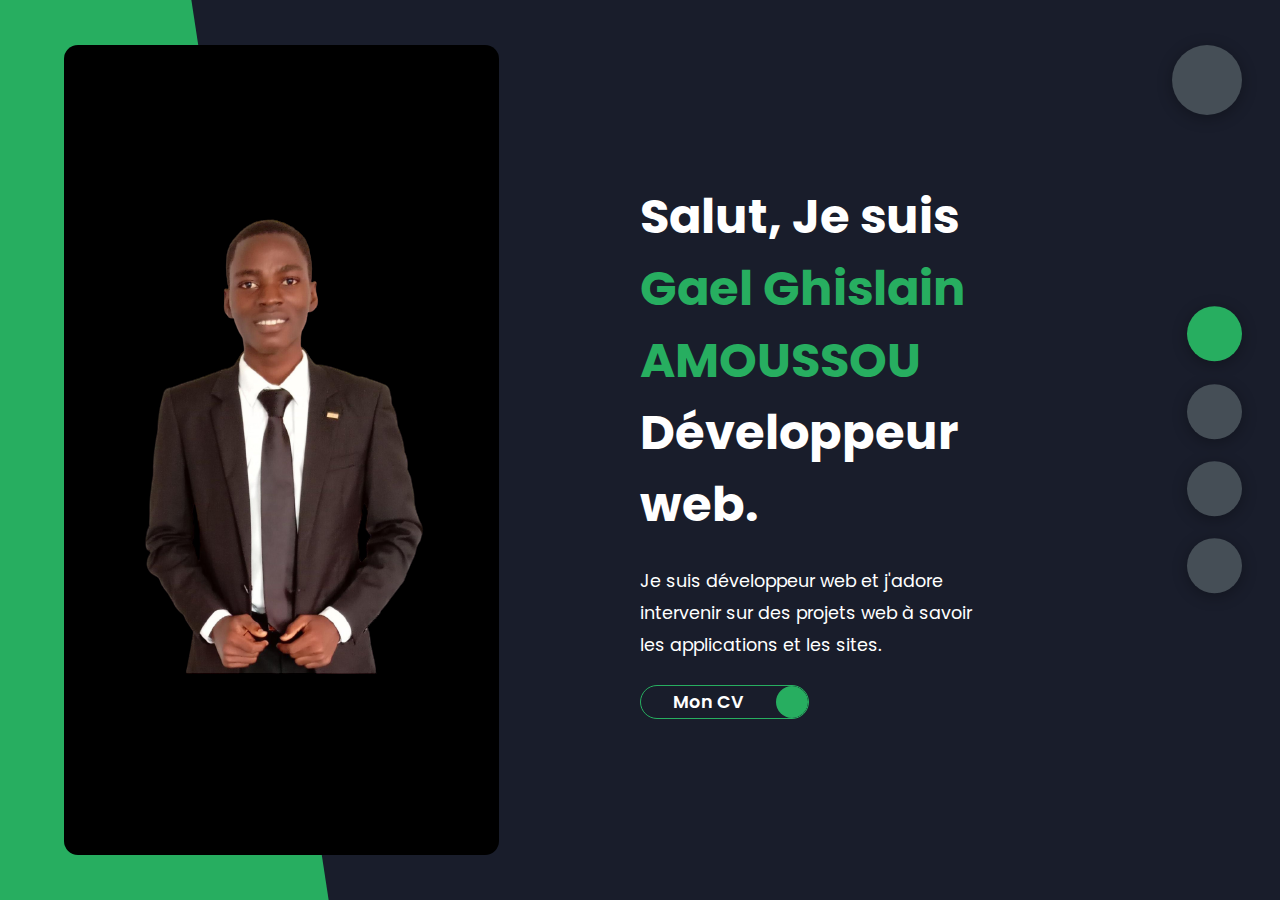
<file: index.html>
<!DOCTYPE html>
<html lang="en">
  <head>
    <meta charset="UTF-8" />
    <meta http-equiv="X-UA-Compatible" content="IE=edge" />
    <meta name="viewport" content="width=device-width, initial-scale=1.0" />
    <title>Portfolio</title>
    <link rel="stylesheet" href="style.css" />
    <link rel="preconnect" href="https://fonts.googleapis.com" />
    <link rel="preconnect" href="https://fonts.gstatic.com" crossorigin />
    <link
      href="https://fonts.googleapis.com/css2?family=Butcherman&family=Poppins:ital@1&family=Recursive:wght@300&family=Roboto:wght@100&display=swap"
      rel="stylesheet"
    />
    <link
      rel="stylesheet"
      href="https://cdnjs.cloudflare.com/ajax/libs/font-awesome/6.1.1/css/all.min.css"
      integrity="sha512-KfkfwYDsLkIlwQp6LFnl8zNdLGxu9YAA1QvwINks4PhcElQSvqcyVLLD9aMhXd13uQjoXtEKNosOWaZqXgel0g=="
      crossorigin="anonymous"
      referrerpolicy="no-referrer"
    />
  </head>
  <body class="main-content">
    <header class="section sec1 header active" id="home">
      <div class="header-content">
        <div class="left-header">
          <div class="h-shape"></div>
          <div class="image">
            <img src="photo1.png" alt="photo" />
          </div>
        </div>
        <div class="right-header">
          <h1 class="name">
            Salut, Je suis <span>Gael Ghislain AMOUSSOU</span> <br />
            Développeur web.
          </h1>
          <p>
            Je suis développeur web et j'adore intervenir sur des projets web à
            savoir les applications et les sites.
          </p>
          <div class="btn-container">
            <a href="cv.pdf" download class="main-btn">
              <span class="btn-text">Mon CV</span>
              <span class="btn-icon"><i class="fas fa-download"></i></span>
            </a>
          </div>
        </div>
      </div>
    </header>
    <main>
      <section class="section sec2 about" id="about">
        <div class="main-title">
          <h2>About <span>me</span> <span class="bg-text">my stats</span></h2>
        </div>
        <div class="about-container">
          <div class="left-about">
            <h4>Information About me</h4>
            <p>
              I am a versatile web developer despite my short experience in
              developing websites and web applications.My dedication to
              continuously learning new technologies and design concepts for web
              sites and applications makes me a valuable asset to your projects.
              <br />
              <br />
              With a qualifying and rigorous training in web design and web
              applications, my skills can help clients modernize with websites
              and attract expanding client populations.
            </p>
            <div class="btn-container">
              <a href="cv.pdf" download class="main-btn">
                <span class="btn-text">Mon CV</span>
                <span class="btn-icon"><i class="fas fa-download"></i></span>
              </a>
            </div>
          </div>
          <div class="right-about">
            <div class="about-item">
              <div class="about-text">
                <p class="large-text">500+</p>
                <p class="small-text">
                  Projects <br />
                  Completed
                </p>
              </div>
            </div>
            <div class="about-item">
              <div class="about-text">
                <p class="large-text">500+</p>
                <p class="small-text">
                  years of <br />
                  experience
                </p>
              </div>
            </div>
            <div class="about-item">
              <div class="about-text">
                <p class="large-text">500+</p>
                <p class="small-text">
                  Happy <br />
                  clients
                </p>
              </div>
            </div>
            <div class="about-item">
              <div class="about-text">
                <p class="large-text">400+</p>
                <p class="small-text">
                  Customer <br />
                  Reviews
                </p>
              </div>
            </div>
          </div>
        </div>
        <div class="about-stats">
          <h4 class="stat-title">My skills</h4>
          <div class="progress-bars">
            <div class="progress-bar">
              <p class="progress-title">html5</p>
              <div class="progress-container">
                <p class="progress-text">90%</p>
                <div class="progress">
                  <span class="html"></span>
                </div>
              </div>
            </div>
            <div class="progress-bar">
              <p class="progress-title">javascript</p>
              <div class="progress-container">
                <p class="progress-text">90%</p>
                <div class="progress">
                  <span class="html"></span>
                </div>
              </div>
            </div>
            <div class="progress-bar">
              <p class="progress-title">php</p>
              <div class="progress-container">
                <p class="progress-text">90%</p>
                <div class="progress">
                  <span class="html"></span>
                </div>
              </div>
            </div>
            <div class="progress-bar">
              <p class="progress-title">python3</p>
              <div class="progress-container">
                <p class="progress-text">90%</p>
                <div class="progress">
                  <span class="html"></span>
                </div>
              </div>
            </div>
            <div class="progress-bar">
              <p class="progress-title">sql</p>
              <div class="progress-container">
                <p class="progress-text">90%</p>
                <div class="progress">
                  <span class="html"></span>
                </div>
              </div>
            </div>
            <div class="progress-bar">
              <p class="progress-title">wordpress</p>
              <div class="progress-container">
                <p class="progress-text">90%</p>
                <div class="progress">
                  <span class="html"></span>
                </div>
              </div>
            </div>
          </div>
        </div>
        <h4 class="stat-title">My timeline</h4>
        <div class="timeline">
          <div class="timeline-item">
            <div class="timeline-icon">
              <i class="fas fa-briefcase"></i>
            </div>
            <p class="timeline-duration">May 2022 - present</p>
            <h5>Web developer <span>- Top Chrono Sarl</span></h5>
            <p>
              Lorem ipsum, dolor sit amet consectetur adipisicing elit. Rem
              dolor repellendus provident, inventore consequuntur beatae.
            </p>
          </div>
        </div>
      </section>
      <section class="section sec3 portfolio" id="portfolio">
        <div class="main-title">
          <h2>
            My <span>Portfolio</span> <span class="bg-text">My work</span>
          </h2>
        </div>
        <p class="portfolio-text">Here is some of my work that I have done.</p>
        <div class="portfolios">
          <div class="portfolio-item">
            <div class="image">
              <img src="port1.jpg" alt="" />
            </div>
            <div class="hover-items">
              <h3>Project sources</h3>
              <div class="icons">
                <a href="" class="icon" target="_blank">
                  <i class="fab fa-github"></i>
                </a>
                <a href="" class="icon" target="_blank">
                  <i class="fab fa-youtube"></i>
                </a>
              </div>
            </div>
          </div>
          <div class="portfolio-item">
            <div class="image">
              <img src="port1.jpg" alt="" />
            </div>
            <div class="hover-items">
              <h3>Project sources</h3>
              <div class="icons">
                <a href="" class="icon" target="_blank">
                  <i class="fab fa-github"></i>
                </a>
                <a href="" class="icon" target="_blank">
                  <i class="fab fa-youtube"></i>
                </a>
              </div>
            </div>
          </div>
          <div class="portfolio-item">
            <div class="image">
              <img src="port1.jpg" alt="" />
            </div>
            <div class="hover-items">
              <h3>Project sources</h3>
              <div class="icons">
                <a href="" class="icon" target="_blank">
                  <i class="fab fa-github"></i>
                </a>
                <a href="" class="icon" target="_blank">
                  <i class="fab fa-youtube"></i>
                </a>
              </div>
            </div>
          </div>
          <div class="portfolio-item">
            <div class="image">
              <img src="port1.jpg" alt="" />
            </div>
            <div class="hover-items">
              <h3>Project sources</h3>
              <div class="icons">
                <a href="" class="icon" target="_blank">
                  <i class="fab fa-github"></i>
                </a>
                <a href="" class="icon" target="_blank">
                  <i class="fab fa-youtube"></i>
                </a>
              </div>
            </div>
          </div>
          <div class="portfolio-item">
            <div class="image">
              <img src="port1.jpg" alt="" />
            </div>
            <div class="hover-items">
              <h3>Project sources</h3>
              <div class="icons">
                <a href="" class="icon" target="_blank">
                  <i class="fab fa-github"></i>
                </a>
                <a href="" class="icon" target="_blank">
                  <i class="fab fa-youtube"></i>
                </a>
              </div>
            </div>
          </div>
          <div class="portfolio-item">
            <div class="image">
              <img src="port1.jpg" alt="" />
            </div>
            <div class="hover-items">
              <h3>Project sources</h3>
              <div class="icons">
                <a href="" class="icon" target="_blank">
                  <i class="fab fa-github"></i>
                </a>
                <a href="" class="icon" target="_blank">
                  <i class="fab fa-youtube"></i>
                </a>
              </div>
            </div>
          </div>
        </div>
      </section>
      <!-- <section class="section sec4 blog" id="blog"></section> -->
      <section class="section sec5 contact" id="contact">
        <div class="contact-container">
          <div class="main-title">
            <h2>
              Contact <span>Me</span><span class="bg-text">Contacts</span>
            </h2>
          </div>
          <div class="contact-content-con">
            <div class="left-contact">
              <h4>Contact me here</h4>
              <p>
                Lorem ipsum dolor sit amet consectetur adipisicing elit.
                Incidunt consequatur consequuntur libero ratione repellendus
              </p>
              <div class="contact-info">
                <div class="contact-item">
                  <div class="icon">
                    <i class="fas fa-map-marker-alt"></i>
                    Location
                  </div>
                  <p>
                    : Abomey-Calavi, Bénin
                  </p>
                </div>
                <div class="contact-item">
                  <div class="icon">
                    <i class="fas fa-envelope"></i>
                    <span>Email</span>
                  </div>
                  <p>
                    <span>: gaelghislain853@gmail.com</span>
                  </p>
                </div>
                <div class="contact-item">
                  <div class="icon">
                    <i class="fas fa-phone"></i>
                    <span>Mobile Number</span> 
                  </div>
                  <p>
                    <span>: +22969198265</span>
                  </p>
                </div>
                <div class="contact-item">
                  <div class="icon">
                    <i class="fas fa-globe-africa"></i>
                    <span>Languages</span> 
                  </div>
                  <p>
                    <span>: French, English</span>
                  </p>
                </div>
              </div>
              <div class="contact-icons">
                <div class="contact-icon">
                  <a href="#" target="_blank">
                    <i class="fab fa-facebook"></i>
                  </a>
                  <a href="#" target="_blank">
                    <i class="fab fa-twitter"></i>
                  </a>
                  <a href="#" target="_blank">
                    <i class="fab fa-github"></i>
                  </a>
                  <a href="#" target="_blank">
                    <i class="fab fa-linkedin"></i>
                  </a>
                </div>
              </div>
            </div>
            <div class="right-contact">
              <form action="" class="contact-form">
                <div class="input-control i-c-2">
                  <input type="text" required placeholder="YOUR NAME">
                  <input type="email" required placeholder="YOUR EMAIL">
                </div>
                <div class="input-control">
                  <input type="text" required placeholder="ENTER SUBJECT">
                </div>
                <div class="input-control">
                  <textarea name="" id="" cols="15" rows="8" placeholder="Message here ..."></textarea>
                </div>
                <div class="submit-btn">
                  <a href="#" class="main-btn">
                    <span class="btn-text">Submit</span>
                    <span class="btn-icon"><i class="fas fa-paper-plane"></i></span>
                  </a>
                </div>
              </form>
            </div>
          </div>
        </div>
      </section>
    </main>

    <div class="controlls">
      <div class="control control-1 active-btn" data-id="home">
        <i class="fa-solid fa-house"></i>
      </div>
      <div class="control control-2" data-id="about">
        <i class="fa-solid fa-user"></i>
      </div>
      <div class="control control-3" data-id="portfolio">
        <i class="fa-solid fa-briefcase"></i>
      </div>
      <!-- <div class="control control-4" data-id="blog">
        <i class="fa-solid fa-newspaper"></i>
      </div> -->
      <div class="control control-5" data-id="contact">
        <i class="fa-solid fa-envelope"></i>
      </div>
    </div>

    <div class="theme-btn">
      <i class="fas fa-adjust"></i>
    </div>

    <script src="app.js"></script>
  </body>
</html>
</file>
<file: style.css>
* {
  margin: 0;
  padding: 0;
  -webkit-box-sizing: border-box;
          box-sizing: border-box;
  list-style: none;
}

:root {
  --color-primary: #191d2b;
  --color-secondary: #27ae60;
  --color-white: #ffffff;
  --color-black: #000;
  --color-grey0: #f8f8f8;
  --color-grey1: #dbe1e8;
  --color-grey2: #b2becd;
  --color-grey3: #6c7983;
  --color-grey4: #454e56;
  --color-grey5: #2a2e35;
  --color-grey6: #12181b;
  --br-sm-2: 14px;
  --box-shadow-1: 0 3px 15px rgba(0, 0, 0, 0.3);
}

.light-mode {
  --color-primary: #ffffff;
  --color-secondary: #6677f5;
  --color-white: #454956;
  --color-black: #000;
  --color-grey0: #f8f8f8;
  --color-grey1: #373a3e;
  --color-grey2: #b2becd;
  --color-grey3: #6c7983;
  --color-grey4: #454e56;
  --color-grey5: #e3e9f5;
  --color-grey6: #12181b;
}

body {
  background-color: var(--color-primary);
  font-family: "Poppins", sans-serif;
  font-size: 1.1rem;
  color: var(--color-white);
  -webkit-transition: all 0.4s ease-in-out;
  transition: all 0.4s ease-in-out;
}

a {
  display: inline-block;
  text-decoration: none;
  color: inherit;
  font-family: inherit;
}

header {
  min-height: 100vh;
  color: var(--color-white);
  overflow: hidden;
}

section {
  min-height: 100vh;
  width: 100%;
  position: absolute;
  left: 0;
  top: 0;
  padding: 3rem 18rem;
}

.section {
  -webkit-transform: translateY(-100%) scale(0);
          transform: translateY(-100%) scale(0);
  -webkit-transition: all 0.4s ease-in-out;
  transition: all 0.4s ease-in-out;
  background-color: var(--color-primary);
}

.sec1 {
  display: none;
  -webkit-transform: translateY(0) scale(1);
          transform: translateY(0) scale(1);
}

.sec2 {
  display: none;
  -webkit-transform: translateY(0) scale(1);
          transform: translateY(0) scale(1);
}

.sec3 {
  display: none;
  -webkit-transform: translateY(0) scale(1);
          transform: translateY(0) scale(1);
}

.sec4 {
  display: none;
  -webkit-transform: translateY(0) scale(1);
          transform: translateY(0) scale(1);
}

.sec5 {
  display: none;
  -webkit-transform: translateY(0) scale(1);
          transform: translateY(0) scale(1);
}

.active {
  display: block;
  -webkit-animation: scaleAnim 1s ease-in-out;
          animation: scaleAnim 1s ease-in-out;
}

@-webkit-keyframes scaleAnim {
  0% {
    -webkit-transform: translateY(-100%) scaleY(0);
            transform: translateY(-100%) scaleY(0);
  }
  100% {
    -webkit-transform: translateY(0) scaleY(1);
            transform: translateY(0) scaleY(1);
  }
}

@keyframes scaleAnim {
  0% {
    -webkit-transform: translateY(-100%) scaleY(0);
            transform: translateY(-100%) scaleY(0);
  }
  100% {
    -webkit-transform: translateY(0) scaleY(1);
            transform: translateY(0) scaleY(1);
  }
}

.controlls {
  position: fixed;
  z-index: 10;
  top: 50%;
  right: 3%;
  display: -webkit-box;
  display: -ms-flexbox;
  display: flex;
  -webkit-box-orient: vertical;
  -webkit-box-direction: normal;
      -ms-flex-direction: column;
          flex-direction: column;
  -webkit-box-align: center;
      -ms-flex-align: center;
          align-items: center;
  -webkit-box-pack: center;
      -ms-flex-pack: center;
          justify-content: center;
  -webkit-transform: translateY(-50%);
          transform: translateY(-50%);
}

.controlls .active-btn {
  background-color: var(--color-secondary) !important;
  -webkit-transition: all 0.4s ease-in-out;
  transition: all 0.4s ease-in-out;
}

.controlls .active-btn i {
  color: var(--color-white) !important;
}

.controlls .control {
  padding: 1rem;
  cursor: pointer;
  background-color: var(--color-grey4);
  width: 55px;
  height: 55px;
  border-radius: 50%;
  display: -webkit-box;
  display: -ms-flexbox;
  display: flex;
  -webkit-box-pack: center;
      -ms-flex-pack: center;
          justify-content: center;
  -webkit-box-align: center;
      -ms-flex-align: center;
          align-items: center;
  margin: 0.7rem 0;
  -webkit-box-shadow: var(--box-shadow-1);
          box-shadow: var(--box-shadow-1);
}

.controlls .control i {
  font-size: 1.2rem;
  color: var(--color-grey2);
  pointer-events: none;
}

.theme-btn {
  top: 5%;
  right: 3%;
  width: 70px;
  height: 70px;
  border-radius: 50%;
  background-color: var(--color-grey4);
  cursor: pointer;
  position: fixed;
  display: -webkit-box;
  display: -ms-flexbox;
  display: flex;
  -webkit-box-pack: center;
      -ms-flex-pack: center;
          justify-content: center;
  -webkit-box-align: center;
      -ms-flex-align: center;
          align-items: center;
  -webkit-box-shadow: 0 3px 15px rgba(0, 0, 0, 0.3);
          box-shadow: 0 3px 15px rgba(0, 0, 0, 0.3);
  -webkit-transition: all 0.1s ease-in-out;
  transition: all 0.1s ease-in-out;
}

.theme-btn:active {
  -webkit-transform: translateY(-5px);
          transform: translateY(-5px);
}

.theme-btn i {
  font-size: 1.4rem;
  color: var(--color-grey2);
  pointer-events: none;
}

.header-content {
  display: -ms-grid;
  display: grid;
  -ms-grid-columns: (1fr)[2];
      grid-template-columns: repeat(2, 1fr);
  min-height: 100vh;
}

.header-content .left-header {
  display: -webkit-box;
  display: -ms-flexbox;
  display: flex;
  -webkit-box-align: center;
      -ms-flex-align: center;
          align-items: center;
  position: relative;
  height: 100%;
  width: 100%;
}

.header-content .left-header .h-shape {
  -webkit-transition: all 0.4s ease-in-out;
  transition: all 0.4s ease-in-out;
  width: 65%;
  height: 100%;
  background-color: var(--color-secondary);
  position: absolute;
  left: 0;
  top: 0;
  z-index: -1;
  -webkit-clip-path: polygon(0 0, 46% 0, 79% 100%, 0% 100%);
          clip-path: polygon(0 0, 46% 0, 79% 100%, 0% 100%);
}

.header-content .left-header .image {
  border-radius: var(--br-sm-2);
  text-align: center;
  height: 90%;
  width: 68%;
  margin-left: 4rem;
  background-color: var(--color-black);
  -webkit-transition: all 0.4s ease-in-out;
  transition: all 0.4s ease-in-out;
}

.header-content .left-header .image .image {
  width: 100%;
  height: 100%;
  -webkit-transition: all 0.4s ease-in-out;
  transition: all 0.4s ease-in-out;
  -webkit-filter: grayscale(100%);
          filter: grayscale(100%);
}

.header-content .left-header .image .image:hover {
  -webkit-filter: grayscale(0);
          filter: grayscale(0);
}

.header-content .right-header {
  display: -webkit-box;
  display: -ms-flexbox;
  display: flex;
  -webkit-box-orient: vertical;
  -webkit-box-direction: normal;
      -ms-flex-direction: column;
          flex-direction: column;
  -webkit-box-pack: center;
      -ms-flex-pack: center;
          justify-content: center;
  padding-right: 18rem;
}

.header-content .right-header .name {
  font-size: 3rem;
}

.header-content .right-header .name span {
  color: var(--color-secondary);
}

.header-content .right-header p {
  margin: 1.5rem 0;
  line-height: 2rem;
}

.btn-container {
  display: -webkit-box;
  display: -ms-flexbox;
  display: flex;
  -ms-flex-item-align: start;
      align-self: flex-start;
}

.main-btn {
  border-radius: 30px;
  color: inherit;
  font-weight: 600;
  position: relative;
  border: 1px solid var(--color-secondary);
  display: -webkit-box;
  display: -ms-flexbox;
  display: flex;
  -ms-flex-item-align: start;
      align-self: flex-start;
  display: flex;
  -webkit-box-align: center;
      -ms-flex-align: center;
          align-items: center;
  overflow: hidden;
}

.main-btn .btn-text {
  padding: 0 2rem;
}

.main-btn .btn-icon {
  background-color: var(--color-secondary);
  display: -webkit-box;
  display: -ms-flexbox;
  display: flex;
  -webkit-box-align: center;
      -ms-flex-align: center;
          align-items: center;
  -webkit-box-pack: center;
      -ms-flex-pack: center;
          justify-content: center;
  border-radius: 50%;
  padding: 1rem;
}

.main-btn::before {
  content: "";
  position: absolute;
  top: 0;
  right: 0;
  -webkit-transform: translateX(-100%);
          transform: translateX(-100%);
  -webkit-transition: all 0.4s ease in out;
  transition: all 0.4s ease in out;
  z-index: -1;
}

.main-btn:hover {
  -webkit-transition: all 0.4s ease in out;
  transition: all 0.4s ease in out;
}

.main-btn:hover::before {
  width: 100%;
  height: 100%;
  background-color: var(--color-secondary);
  -webkit-transform: translateX(0);
          transform: translateX(0);
  -webkit-transition: all 0.4s ease in out;
  transition: all 0.4s ease in out;
}

.main-title {
  text-align: center;
}

.main-title h2 {
  position: relative;
  text-transform: uppercase;
  font-size: 4rem;
  font-weight: 700;
}

.main-title h2 span {
  color: var(--color-secondary);
}

.main-title h2 .bg-text {
  position: absolute;
  top: 50%;
  left: 50%;
  color: var(--color-grey5);
  -webkit-transition: all 0.4s ease-in-out;
  transition: all 0.4s ease-in-out;
  z-index: -1;
  -webkit-transform: translate(-50%, -50%);
          transform: translate(-50%, -50%);
  font-weight: 800;
  font-size: 6.3rem;
}

.about-container {
  display: -ms-grid;
  display: grid;
  -ms-grid-columns: (1fr)[2];
      grid-template-columns: repeat(2, 1fr);
  padding: 3.5rem;
  padding-bottom: 5rem;
}

.about-container .right-about {
  display: -ms-grid;
  display: grid;
  -ms-grid-columns: (1fr)[2];
      grid-template-columns: repeat(2, 1fr);
  grid-gap: 2rem;
}

.about-container .right-about .about-item {
  border: 1px solid var(--color-grey5);
  border-radius: 5px;
  -webkit-transition: all 0.4s ease-in-out;
  transition: all 0.4s ease-in-out;
  -webkit-box-shadow: 1px 2px 15px rgba(0, 0, 0, 0.1);
          box-shadow: 1px 2px 15px rgba(0, 0, 0, 0.1);
}

.about-container .right-about .about-item:hover {
  cursor: default;
  -webkit-transform: translateY(-5px);
          transform: translateY(-5px);
  border: 1px solid var(--color-secondary);
  -webkit-box-shadow: 1px 4px 15px rgba(0, 0, 0, 0.32);
          box-shadow: 1px 4px 15px rgba(0, 0, 0, 0.32);
}

.about-container .right-about .about-item .about-text {
  padding: 1.5rem;
  display: -webkit-box;
  display: -ms-flexbox;
  display: flex;
  -webkit-box-orient: vertical;
  -webkit-box-direction: normal;
      -ms-flex-direction: column;
          flex-direction: column;
}

.about-container .right-about .about-item .about-text .large-text {
  font-size: 3rem;
  font-weight: 700;
  color: var(--color-secondary);
}

.about-container .right-about .about-item .about-text .small-text {
  padding-left: 3rem;
  position: relative;
  text-transform: uppercase;
  font-size: 1.2rem;
  color: var(--color-grey1);
  letter-spacing: 2px;
}

.about-container .right-about .about-item .about-text .small-text::before {
  content: "";
  position: absolute;
  left: 0;
  top: 15px;
  width: 2rem;
  height: 2px;
  background-color: var(--color-grey5);
}

.about-container .left-about {
  padding-right: 5rem;
}

.about-container .left-about p {
  line-height: 2rem;
  color: var(--color-grey1);
}

.about-container .left-about h4 {
  font-size: 2rem;
  text-transform: uppercase;
}

.about-stats {
  padding-bottom: 4rem;
}

.about-stats .progress-bars {
  display: -ms-grid;
  display: grid;
  -ms-grid-columns: (1fr)[2];
      grid-template-columns: repeat(2, 1fr);
  grid-gap: 2rem;
}

.about-stats .progress-bars .progress-bar {
  display: -webkit-box;
  display: -ms-flexbox;
  display: flex;
  -webkit-box-orient: vertical;
  -webkit-box-direction: normal;
      -ms-flex-direction: column;
          flex-direction: column;
}

.about-stats .progress-bars .progress-bar .progress-title {
  text-transform: uppercase;
  font-weight: 500;
}

.about-stats .progress-bars .progress-bar .progress-container {
  display: -webkit-box;
  display: -ms-flexbox;
  display: flex;
  -webkit-box-align: center;
      -ms-flex-align: center;
          align-items: center;
}

.about-stats .progress-bars .progress-bar .progress-container .progress-text {
  color: var(--color-grey2);
}

.about-stats .progress-bars .progress-bar .progress-container .progress {
  width: 100%;
  height: 0.45rem;
  background-color: var(--color-grey4);
  margin-left: 1rem;
  position: relative;
}

.about-stats .progress-bars .progress-bar .progress-container .progress span {
  position: absolute;
  top: 0;
  left: 0;
  height: 100%;
  background-color: var(--color-secondary);
  -webkit-transition: all 0.4s ease-in-out;
  transition: all 0.4s ease-in-out;
  width: 90%;
}

.stat-title {
  text-transform: uppercase;
  font-size: 1.4em;
  text-align: center;
  padding: 3.5rem 0;
  position: relative;
}

.stat-title::before {
  content: "";
  position: absolute;
  left: 50%;
  top: 0;
  width: 40%;
  height: 1px;
  background-color: var(--color-grey5);
  -webkit-transform: translateX(-50%);
          transform: translateX(-50%);
}

.timeline {
  display: -ms-grid;
  display: grid;
  -ms-grid-columns: (1fr)[2];
      grid-template-columns: repeat(2, 1fr);
  grid-gap: 2rem;
  padding-bottom: 3rem;
}

.timeline .timeline-item {
  position: relative;
  padding-left: 3rem;
  border-left: 1px solid var(--color-grey5);
}

.timeline .timeline-item .timeline-icon {
  position: absolute;
  left: -27px;
  top: 0;
  background-color: var(--color-secondary);
  width: 50px;
  height: 50px;
  border-radius: 50%;
  display: -webkit-box;
  display: -ms-flexbox;
  display: flex;
  -webkit-box-align: center;
      -ms-flex-align: center;
          align-items: center;
  -webkit-box-pack: center;
      -ms-flex-pack: center;
          justify-content: center;
}

.timeline .timeline-item .timeline-icon i {
  font-size: 1.3rem;
}

.timeline .timeline-item .timeline-duration {
  padding: 0.2rem 0.6rem;
  background-color: var(--color-grey5);
  border-radius: 15px;
  display: inline-block;
  font-size: 0.8rem;
  text-transform: uppercase;
  font-weight: 500;
}

.timeline .timeline-item h5 {
  padding: 1rem 0;
  text-transform: uppercase;
  font-size: 1.3rem;
  font-weight: 600;
}

.timeline .timeline-item h5 span {
  color: var(--color-grey2);
  font-weight: 500;
  font-size: 1.2rem;
}

.timeline .timeline-item p {
  color: var(--color-grey2);
}

.portfolio-text {
  padding: 2rem 0;
  text-align: center;
}

.portfolios {
  display: -ms-grid;
  display: grid;
  -ms-grid-columns: (1fr)[3];
      grid-template-columns: repeat(3, 1fr);
  grid-gap: 2rem;
  margin-top: 3rem;
}

.portfolios .portfolio-item {
  position: relative;
}

.portfolios .portfolio-item img {
  width: 100%;
  height: 300px;
  -o-object-fit: cover;
     object-fit: cover;
  border-radius: 15px;
}

.portfolios .portfolio-item .hover-items {
  width: 100%;
  height: 100%;
  background-color: var(--color-secondary);
  position: absolute;
  left: 0;
  top: 0;
  border-radius: 15px;
  display: -webkit-box;
  display: -ms-flexbox;
  display: flex;
  -webkit-box-pack: center;
      -ms-flex-pack: center;
          justify-content: center;
  -webkit-box-align: center;
      -ms-flex-align: center;
          align-items: center;
  -webkit-box-orient: vertical;
  -webkit-box-direction: normal;
      -ms-flex-direction: column;
          flex-direction: column;
  opacity: 0;
  -webkit-transform: scale(0);
          transform: scale(0);
  -webkit-transition: all 0.4s ease-in-out;
  transition: all 0.4s ease-in-out;
}

.portfolios .portfolio-item .hover-items h3 {
  font-size: 1.5em;
  color: var(--color-white);
  margin-bottom: 1.5rem;
}

.portfolios .portfolio-item .hover-items .icons {
  display: -webkit-box;
  display: -ms-flexbox;
  display: flex;
  -webkit-box-pack: center;
      -ms-flex-pack: center;
          justify-content: center;
  -webkit-box-align: center;
      -ms-flex-align: center;
          align-items: center;
}

.portfolios .portfolio-item .hover-items .icons .icon {
  background-color: var(--color-primary);
  border-radius: 50%;
  width: 50px;
  height: 50px;
  display: -webkit-box;
  display: -ms-flexbox;
  display: flex;
  -webkit-box-align: center;
      -ms-flex-align: center;
          align-items: center;
  -webkit-box-pack: center;
      -ms-flex-pack: center;
          justify-content: center;
  margin: 0 1rem;
  cursor: pointer;
  -webkit-transition: all 0.4s ease-in-out;
  transition: all 0.4s ease-in-out;
}

.portfolios .portfolio-item .hover-items .icons .icon i {
  font-size: 1.5rem;
  color: var(--color-white);
  margin: 0 1rem;
}

.portfolios .portfolio-item .hover-items .icons .icon:hover {
  background: var(--color-white);
}

.portfolios .portfolio-item .hover-items .icons .icon:hover i {
  color: var(--color-primary);
}

.portfolio-item:hover .hover-items {
  opacity: 1;
  -webkit-transform: scale(1);
          transform: scale(1);
}

.contact-content-con {
  display: -webkit-box;
  display: -ms-flexbox;
  display: flex;
  padding-top: 3.5rem;
}

.contact-content-con .left-contact {
  -webkit-box-flex: 2;
      -ms-flex: 2;
          flex: 2;
}

.contact-content-con .left-contact h4 {
  margin-top: 1rem;
  font-size: 2rem;
  text-transform: uppercase;
}

.contact-content-con .left-contact p {
  margin: 1rem 0;
  line-height: 2rem;
}

.contact-content-con .left-contact .contact-info .contact-item {
  display: -webkit-box;
  display: -ms-flexbox;
  display: flex;
  -webkit-box-align: center;
      -ms-flex-align: center;
          align-items: center;
  -webkit-box-pack: justify;
      -ms-flex-pack: justify;
          justify-content: space-between;
}

.contact-content-con .left-contact .contact-info .contact-item p {
  margin: 0.3rem 0 !important;
  padding: 0 !important;
}

.contact-content-con .left-contact .contact-info .contact-item .icon {
  display: -ms-grid;
  display: grid;
  -ms-grid-columns: 40px 1fr;
      grid-template-columns: 40px 1fr;
}

.contact-content-con .left-contact .contact-info .contact-item .icon i {
  display: -webkit-box;
  display: -ms-flexbox;
  display: flex;
  -webkit-box-align: center;
      -ms-flex-align: center;
          align-items: center;
  font-size: 1.3rem;
}

.contact-content-con .left-contact .contact-icon {
  display: -webkit-box;
  display: -ms-flexbox;
  display: flex;
  margin-top: 2rem;
}

.contact-content-con .left-contact .contact-icon a {
  display: -webkit-box;
  display: -ms-flexbox;
  display: flex;
  -webkit-box-align: center;
      -ms-flex-align: center;
          align-items: center;
  color: var(--color-white);
  background-color: var(--color-grey5);
  cursor: pointer;
  -webkit-box-pack: center;
      -ms-flex-pack: center;
          justify-content: center;
  width: 50px;
  height: 50px;
  border-radius: 50%;
  margin: 0 0.4rem;
  -webkit-transition: all 0.4s ease-in-out;
  transition: all 0.4s ease-in-out;
}

.contact-content-con .left-contact .contact-icon a:hover {
  background-color: var(--color-secondary);
}

.contact-content-con .left-contact .contact-icon a:hover i {
  color: var(--color-primary);
}

.contact-content-con .left-contact .contact-icon a i {
  display: -webkit-box;
  display: -ms-flexbox;
  display: flex;
  -webkit-box-align: center;
      -ms-flex-align: center;
          align-items: center;
  -webkit-box-pack: center;
      -ms-flex-pack: center;
          justify-content: center;
  font-size: 1.3rem;
}

.contact-content-con .right-contact {
  -webkit-box-flex: 3;
      -ms-flex: 3;
          flex: 3;
  margin-left: 3rem;
}

.contact-content-con .right-contact .input-control {
  margin: 1.5rem 0;
}

.contact-content-con .right-contact .input-control input,
.contact-content-con .right-contact .input-control textarea {
  border-radius: 30px;
  font-weight: inherit;
  font-family: inherit;
  font-size: inherit;
  padding: 0.8rem 1.1rem;
  outline: none;
  border: none;
  background-color: var(--color-grey5);
  width: 100%;
  color: var(--color-white);
  resize: none;
}

.contact-content-con .right-contact .i-c-2 {
  display: -webkit-box;
  display: -ms-flexbox;
  display: flex;
}

.contact-content-con .right-contact .i-c-2 :last-child {
  margin-left: 1.5rem;
}

.contact-content-con .right-contact .submit-btn {
  display: -webkit-box;
  display: -ms-flexbox;
  display: flex;
  -webkit-box-pack: start;
      -ms-flex-pack: start;
          justify-content: flex-start;
}

@media screen and (max-width: 600px) {
  header {
    padding: 0;
  }
  header .right-header {
    padding: 0 !important;
  }
  .theme-btn {
    width: 50px;
    height: 50px;
  }
  .header-content {
    -ms-grid-columns: 1fr;
        grid-template-columns: 1fr;
    padding-bottom: 6rem;
  }
  .left-header .h-shape {
    display: none;
  }
  .right-header {
    -ms-grid-row: 1;
    grid-row: 1;
    width: 90%;
    margin: 0 auto;
  }
  .right-header .name {
    font-size: 2.5rem !important;
  }
  .header-content .left-header .image {
    margin: 0 auto;
    width: 90%;
  }
  .about-container {
    -ms-grid-columns: 1fr;
        grid-template-columns: 1fr;
  }
  .about-container .right-about {
    -ms-grid-columns: 1fr;
        grid-template-columns: 1fr;
    padding: 2.5rem;
  }
  .about-container .left-about {
    padding-right: 0;
  }
  .about-container .left-about p {
    padding-left: 0;
  }
  .about-stats .progress-bars {
    -ms-grid-columns: 1fr;
        grid-template-columns: 1fr;
  }
  .portfolios {
    -ms-grid-columns: 1fr;
        grid-template-columns: 1fr;
    padding-bottom: 6rem;
  }
  .main-title h2 {
    font-size: 2rem;
  }
  .main-title h2 span {
    font-size: 2.5rem;
  }
  .main-title h2 .bg-text {
    font-size: 3rem;
  }
  .timeline {
    -ms-grid-columns: 1fr;
        grid-template-columns: 1fr;
    padding: 6rem;
  }
  .section {
    padding: 2rem 2.5rem;
  }
  .controlls {
    top: auto;
    bottom: 0;
    -webkit-box-orient: horizontal;
    -webkit-box-direction: normal;
        -ms-flex-direction: row;
            flex-direction: row;
    -webkit-box-pack: center;
        -ms-flex-pack: center;
            justify-content: center;
    left: 50%;
    -webkit-transform: translateX(-50%);
            transform: translateX(-50%);
    width: 100%;
    background-color: var(--color-grey5);
  }
  .controlls .control {
    margin: 1rem 0.3rem;
  }
  .contact-content-con {
    -webkit-box-orient: vertical;
    -webkit-box-direction: normal;
        -ms-flex-direction: column;
            flex-direction: column;
  }
  .contact-content-con .right-contact {
    margin-left: 0;
    margin-top: 2.5rem;
  }
  .contact-content-con .right-contact .i-c-2 {
    -webkit-box-orient: vertical;
    -webkit-box-direction: normal;
        -ms-flex-direction: column;
            flex-direction: column;
  }
  .contact-content-con .right-contact .i-c-2 :last-child {
    margin-left: 0;
    margin-top: 1.5rem;
  }
}
/*# sourceMappingURL=style.css.map */
</file>
